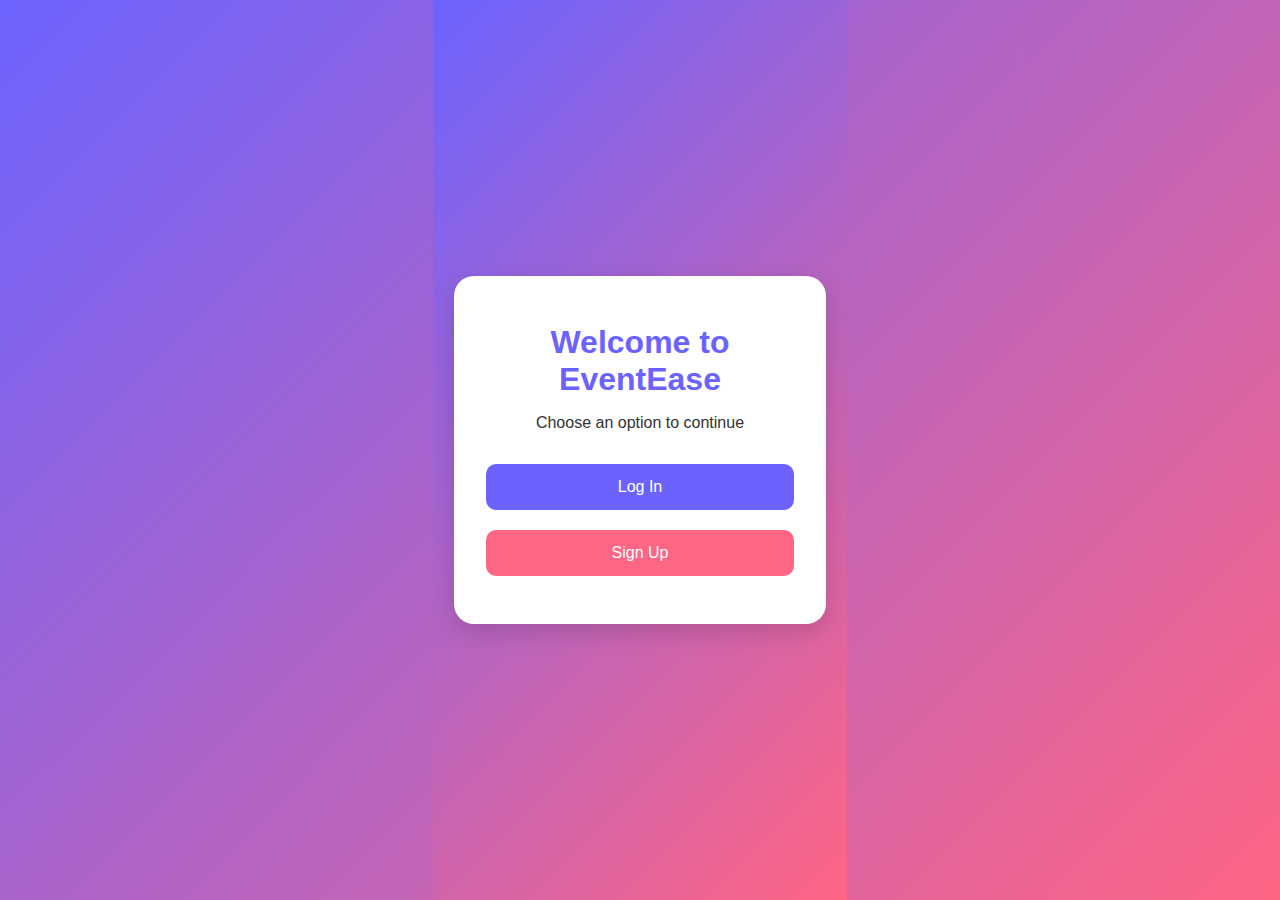
<file: Event Management System/index.html>
<!DOCTYPE html>
<html lang="en">
<head>
  <meta charset="UTF-8" />
  <meta name="viewport" content="width=device-width, initial-scale=1.0"/>
  <title>EventEase - Welcome</title>
  <link rel="stylesheet" href="https://cdnjs.cloudflare.com/ajax/libs/font-awesome/6.5.0/css/all.min.css" />
  <style>
    :root {
      --primary: #6c63ff;
      --accent: #ff6584;
      --bg: #f0f0ff;
      --text: #333;
    }

    * {
      margin: 0;
      padding: 0;
      box-sizing: border-box;
      font-family: 'Segoe UI', sans-serif;
    }

    body, html {
      height: 100%;
      background: linear-gradient(135deg, var(--primary), var(--accent));
      display: flex;
      align-items: center;
      justify-content: center;
      color: var(--text);
    }

    .container {
      background-color: white;
      width: 90%;
      max-width: 500px;
      padding: 3rem 2rem;
      border-radius: 20px;
      box-shadow: 0 8px 25px rgba(0,0,0,0.15);
      text-align: center;
      animation: fadeIn 0.6s ease-in-out;
    }

    h1 {
      margin-bottom: 1rem;
      color: var(--primary);
    }

    .btn-group {
      display: flex;
      flex-direction: column;
      gap: 1.2rem;
      margin-top: 2rem;
    }

    .btn {
      padding: 0.9rem;
      border: none;
      border-radius: 10px;
      font-size: 1rem;
      cursor: pointer;
      transition: all 0.3s ease;
    }

    .btn.login {
      background-color: var(--primary);
      color: white;
    }

    .btn.signup {
      background-color: var(--accent);
      color: white;
    }

    .btn:hover {
      opacity: 0.9;
    }

    .signup-form {
      display: none;
      margin-top: 2rem;
      text-align: left;
    }

    .signup-form.active {
      display: block;
    }

    .signup-form label {
      display: block;
      margin: 0.5rem 0 0.3rem;
      font-weight: 600;
    }

    .signup-form input, .signup-form select {
      width: 100%;
      padding: 0.6rem;
      border: 1px solid #ccc;
      border-radius: 8px;
      margin-bottom: 1rem;
    }

    .signup-form button {
      width: 100%;
      background-color: var(--primary);
      color: white;
      padding: 0.8rem;
      border: none;
      border-radius: 10px;
      cursor: pointer;
      transition: 0.3s;
    }

    .signup-form button:hover {
      background-color: #5848e5;
    }

    @keyframes fadeIn {
      from { opacity: 0; transform: translateY(-10px); }
      to { opacity: 1; transform: translateY(0); }
    }
  </style>
</head>
<body>
  <div class="container">
    <h1>Welcome to EventEase</h1>
    <p>Choose an option to continue</p>

    <div class="btn-group">
      <button class="btn login" onclick="redirectToLogin()">Log In</button>
      <button class="btn signup" onclick="toggleSignup()">Sign Up</button>
    </div>

    <!-- Sign Up Form -->
    <div class="signup-form" id="signupForm">
      <label for="name">Full Name</label>
      <input type="text" id="name" placeholder="Enter your name" required>

      <label for="email">Email</label>
      <input type="email" id="email" placeholder="Enter your email" required>

      <label for="role">Sign up as</label>
      <select id="role">
        <option value="">-- Select --</option>
        <option value="user">User</option>
        <option value="organizer">Organizer</option>
      </select>

      <label for="password">Password</label>
      <input type="password" id="password" placeholder="Create a password" required>

      <button onclick="handleSignup()">Continue</button>
    </div>
  </div>
<a href="/Event Management System/pages/Form/LoginForm.html"></a>
  <script>
    function toggleSignup() {
      const form = document.getElementById('signupForm');
      form.classList.toggle('active');
    }

    function redirectToLogin() {
      // Redirect to your login page
      window.location.href = "/Event Management System/pages/Form/loginForm.html";
    }

    function handleSignup() {
      const role = document.getElementById('role').value;

      if (role === "user") {
        window.location.href = "/Event Management System/pages/user/home.html";
      } else if (role === "organizer") {
        window.location.href = "/Event Management System/pages/organizer/home.html";
      } else {
        alert("Please select a role.");
      }
    }
  </script>
</body>
</html>
</file>
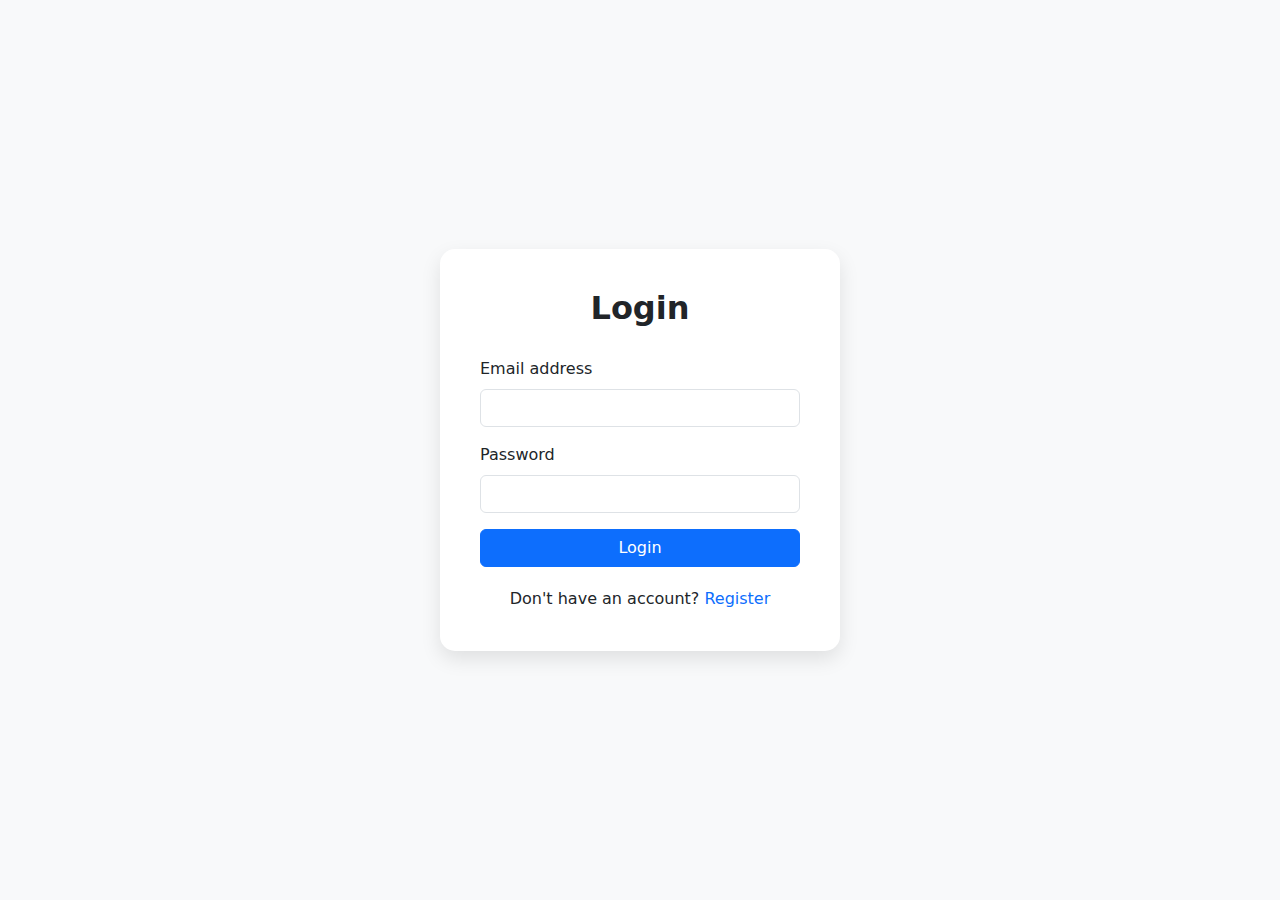
<file: Event Management System/pages/Form/LoginForm.html>
<!DOCTYPE html>
<html lang="en">

<head>
  <meta charset="UTF-8" />
  <meta name="viewport" content="width=device-width, initial-scale=1.0" />
  <title>Login</title>
  <link href="https://cdn.jsdelivr.net/npm/bootstrap@5.3.0/dist/css/bootstrap.min.css" rel="stylesheet" />
  <style>
    body {
      background-color: #f8f9fa;
      display: flex;
      align-items: center;
      justify-content: center;
      min-height: 100vh;
    }

    .login-box {
      background: white;
      padding: 40px;
      border-radius: 15px;
      box-shadow: 0 8px 20px rgba(0, 0, 0, 0.1);
      width: 100%;
      max-width: 400px;
    }

    .login-title {
      text-align: center; 
      margin-bottom: 30px;
      font-weight: 600;
    }

    .register-link {
      text-align: center;
      margin-top: 20px;
    }

    .register-link a {
      text-decoration: none;
      color: #0d6efd;
    }

    .register-link a:hover {
      text-decoration: underline;
    }
  </style>
</head>

<body>

  <div class="login-box">
    <h2 class="login-title">Login</h2>
    <form id="loginForm" novalidate>
      <div class="mb-3">
        <label for="email" class="form-label">Email address</label>
        <input type="email" class="form-control" id="email" required />
      </div>
      <div class="mb-3">
        <label for="password" class="form-label">Password</label>
        <input type="password" class="form-control" required autocomplete="current-password" id="password" required />
      </div>
      <div class="d-grid">
        <button type="submit" class="btn btn-primary">Login</button>
      </div>

      <div id="error" class="text-danger mt-3 text-center"></div>
    </form>
    <div class="register-link">
      Don't have an account? <a href="RegistrationForm.html">Register</a>
    </div>
  </div>
  <script src="LoginForm.js"></script>
  <!-- <script src="/scripts/script.js" ></script> -->
</body>


</html>
</file>
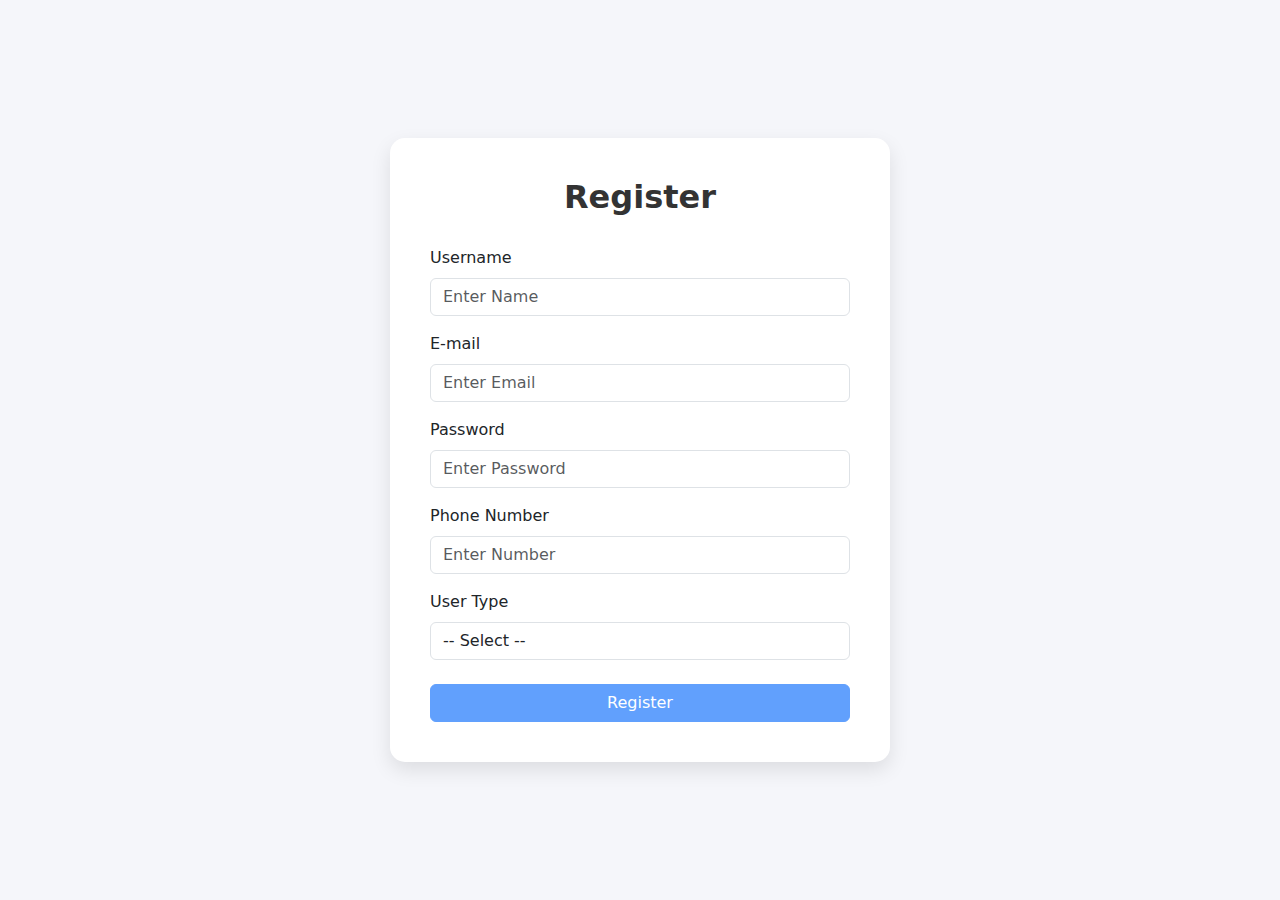
<file: Event Management System/pages/Form/RegistrationForm.html>
<!DOCTYPE html>
<html lang="en">
<head>
  <meta charset="UTF-8" />
  <meta name="viewport" content="width=device-width, initial-scale=1.0"/>
  <title>Registration Form</title>
  <link href="https://cdn.jsdelivr.net/npm/bootstrap@5.3.3/dist/css/bootstrap.min.css" rel="stylesheet">
  <style>
    body {
      background-color: #f5f6fa;
      display: flex;
      align-items: center;
      justify-content: center;
      min-height: 100vh;
    }

    .registration-box {
      background-color: white;
      padding: 40px;
      border-radius: 15px;
      box-shadow: 0 8px 20px rgba(0, 0, 0, 0.1);
      width: 100%;
      max-width: 500px;
    }

    .registration-title {
      text-align: center;
      font-weight: 600;
      margin-bottom: 30px;
      color: #333;
    }

    .form-control.is-valid {
      border-color: #198754;
    }

    .form-control.is-invalid {
      border-color: #dc3545;
    }

    .invalid-feedback {
      display: block;
    }
  </style>
</head>
<body>

  <div class="registration-box">
    <h2 class="registration-title">Register</h2>
    <form id="submitData" novalidate>
      <div class="mb-3">
        <label for="name" class="form-label">Username</label>
        <input type="text" name="name" class="form-control" id="name" placeholder="Enter Name" required>
        <div class="invalid-feedback d-none">Please enter a valid name.</div>
      </div>
      <div class="mb-3">
        <label for="email" class="form-label">E-mail</label>
        <input type="email" name="email" class="form-control" id="email" placeholder="Enter Email" required>
        <div class="invalid-feedback d-none">Please enter a valid email.</div>
      </div>
      <div class="mb-3">
        <label for="password" class="form-label">Password</label>
        <input type="password" name="password" class="form-control" id="password" placeholder="Enter Password" required>
        <div class="invalid-feedback d-none">Password must be at least 8 characters and include a number and symbol.</div>
      </div> 
      <div class="mb-3">
        <label for="number" class="form-label">Phone Number</label>
        <input type="text" name="number" class="form-control" id="number" placeholder="Enter Number" required>
        <div class="invalid-feedback d-none">Please enter a valid phone number.</div>
      </div>  
      <div class="mb-4">
        <label for="usertype" class="form-label">User Type</label>
        <select class="form-control" name="usertype" id="usertype" required>
          <option value="">-- Select --</option>
          <option value="organizer">Organizer</option>
          <option value="user">User</option>
        </select>
        <div class="invalid-feedback d-none">Please select a user type.</div>
      </div>
      <div class="d-grid">
        <button class="btn btn-primary" type="submit">Register</button>
      </div>
    </form>
  </div>

  <script src="RegistrationForm.js"></script>
</body>
</html>
</file>
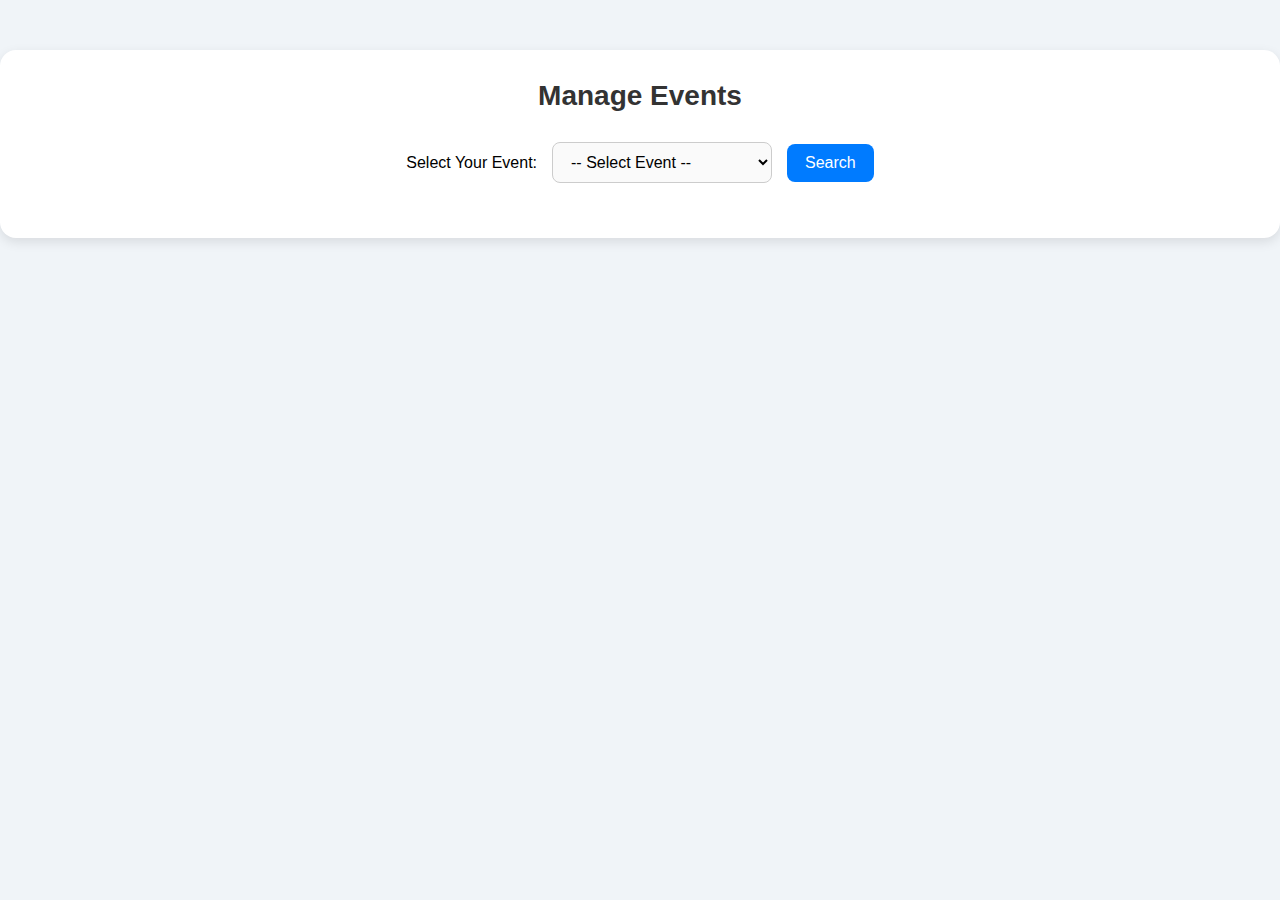
<file: Event Management System/pages/organizer/manageEvent.html>
<!DOCTYPE html>
<html lang="en">
<head>
  <meta charset="UTF-8" />
  <meta name="viewport" content="width=device-width, initial-scale=1.0" />
  <title>Manage Event - EventEase</title>
  <link rel="stylesheet" href="https://cdnjs.cloudflare.com/ajax/libs/font-awesome/6.5.0/css/all.min.css" />
  <style>
    :root {
      --bg: #f5f7fa;
      --primary: #4b7bec;
      --text: #333;
      --white: #fff;
    }
    * {
      margin: 0;
      padding: 0;
      box-sizing: border-box;
      font-family: 'Segoe UI', sans-serif;
    } 
    body {
    background: #f0f4f8;
    font-family: 'Segoe UI', Tahoma, Geneva, Verdana, sans-serif;
    margin: 0;
    padding: 0;
  }

    .manage-events {
      padding: 2rem;
    }
    h2 {
      text-align: center;
      margin-bottom: 2rem;
      color: var(--primary);
    }
    .table-responsive {
      overflow-x: auto;
      background: var(--white);
      border-radius: 8px;
      box-shadow: 0 4px 12px rgba(0, 0, 0, 0.05);
    }
    table {
      width: 100%;                                 
      border-collapse: collapse;
      min-width: 600px;
    }
    table thead {
      background-color: var(--primary);
      color: white;
    }
    table th, table td {
      padding: 1rem;
      border: 1px solid #ddd;
      text-align: center;
      font-size: 0.95rem;
    }
    table tbody tr:nth-child(even) {
      background-color: #f5f7fa;
    }
    table tbody tr:hover {
      background-color: #e8f0ff;
    }
    .manage-events {
    font-family: Arial, sans-serif;
    max-width: 80rem;
    margin: 40px auto;
    padding: 20px;
    border-radius: 12px;
    box-shadow: 0 0 15px rgba(0,0,0,0.1);
    background-color: #f9f9f9;
  }

  .manage-events h2 {
    text-align: center;
    margin-bottom: 20px;
    color: #333;
  }

  .event-search {
    display: flex;
    justify-content: center;
    align-items: center;
    gap: 12px;
    margin-bottom: 20px;
    flex-wrap: wrap;
  }

  #eventDropdown {
    padding: 10px;
    font-size: 16px;
    border-radius: 6px;
    border: 1px solid #ccc;
    min-width: 220px;
  }

  .search-button {
    padding: 10px 16px;
    font-size: 16px;
    background-color: #007BFF;
    border: none;
    border-radius: 6px;
    color: white;
    cursor: pointer;
    transition: background-color 0.3s ease;
  }

  .search-button:hover {
    background-color: #0056b3;
  }

  #registrationTable table {
    width: 100%;
    border-collapse: collapse;
    margin-top: 20px;
  }

  #registrationTable th,
  #registrationTable td {
    border: 1px solid #ccc;
    padding: 8px 12px;
    text-align: left;
  }

  #registrationTable th {
    background-color: #f0f0f0;
  }
  .btn-gap {
    display: flex;
    justify-content: center;
    align-items: center;
    gap: 12px;
    margin-bottom: 20px;
  }
  .manage-events {
    max-width: 100rem;
    margin: 50px auto;
    padding: 30px;
    background-color: #fff;
    border-radius: 16px;
    box-shadow: 0 4px 12px rgba(0, 0, 0, 0.1);
  }

  .manage-events h2 {
    text-align: center;
    margin-bottom: 30px;
    font-size: 28px;
    color: #333;
  }

  .event-search {
    display: flex;
    flex-wrap: wrap;
    justify-content: center;
    align-items: center;
    gap: 15px;
    margin-bottom: 25px;
  }

  #eventDropdown {
    padding: 10px 14px;
    font-size: 16px;
    border: 1px solid #ccc;
    border-radius: 8px;
    min-width: 220px;
    background-color: #fafafa;
    transition: border-color 0.3s ease;
  }

  #eventDropdown:focus {
    outline: none;
    border-color: #007bff;
  }

  .search-button {
    padding: 10px 18px;
    font-size: 16px;
    background-color: #007bff;
    color: white;
    border: none;
    border-radius: 8px;
    cursor: pointer;
    transition: background-color 0.3s ease;
  }

  .search-button:hover {
    background-color: #0056b3;
  }

  #registrationTable {
    margin-top: 30px;
  }

  #registrationTable table {
    width: 100%;
    border-collapse: collapse;
    border-radius: 12px;
    overflow: hidden;
    box-shadow: 0 2px 10px rgba(0, 0, 0, 0.05);
  }

  #registrationTable th,
  #registrationTable td {
    padding: 14px 16px;
    text-align: left;
    border-bottom: 1px solid #e0e0e0;
  }

  #registrationTable th {
    background-color: #007bff;
    color: white;
    font-weight: 500;
  }

  #registrationTable tr:nth-child(even) {
    background-color: #f9f9f9;  
  }

  #registrationTable tr:hover {
    background-color: #f1f1f1;
  }

  #registrationTable p {
    text-align: center;
    color: #555;
    font-size: 18px;
  }
  </style>
</head>

<body>
  <div class="manage-events">
    <h2>Manage Events</h2>
    <div class="event-search">
      <label for="eventDropdown">Select Your Event:</label>
      <select id="eventDropdown">
        <option value="">-- Select Event --</option>
      </select>
      <button class="search-button" onclick="showRegistrations()">Search</button>
    </div>
    
        <!-- Add container for event list -->
        <div id="manageEventsBody"></div>
    
    <div id="registrationTable" style="margin-top: 20px;">
    </div>
    
  </div>
  


<script>
      console.log("DOM fully loaded");
  (async function () {
    // const manageEventsBody = document.getElementById("manageEventsBody");
    const eventDropdown = document.getElementById("eventDropdown");
    const registrationTable = document.getElementById("registrationTable");
  
//     function loadManageEvents() {
//   fetch("http://localhost:8080/api/events")
//     .then(response => response.json())
//     .then(events => {
//       const organizerId = localStorage.getItem("organizerId");
//       console.log("Organizer ID:", organizerId); // Debugging line
//       console.log("Events:", events); // Debugging line
//       const userEvents = events.filter(event => event.organizerId === organizerId);

//       // Populate the dropdown
//       userEvents.forEach(event => {
//         const option = document.createElement("option");
//         option.value = event.id;
//         option.textContent = `${event.name} (${event.date})`;
//         eventDropdown.appendChild(option);
//       });

//       manageEventsBody.innerHTML = "";
//       userEvents.forEach(event => {
//         const row = document.createElement("tr");
//         row.innerHTML = `
//           <td>${event.id}</td>
//           <td>${event.name}</td>
//           <td>${event.date}</td>
//           <td>${event.time}</td>
//           <td>${event.location}</td>
//           <td>${event.category}</td>
//         `;
//         manageEventsBody.appendChild(row);
//       });
//     })
//     .catch(error => {
//       console.error("Error fetching events:", error);
//     });
// }


function loadManageEvents() {
      fetch("http://localhost:8080/api/events")
        .then(response => response.json())
        .then(events => {
          const organizerId = parseInt(localStorage.getItem("organizerId"));
          console.log("Organizer ID:", organizerId); // Debugging line
          console.log("Events:", events); // Debugging line
          const userEvents = events.filter(event => event.organizerId === organizerId);

          // Populate the dropdown
          userEvents.forEach(event => {
            const option = document.createElement("option");
            option.value = event.id;
            option.textContent = `${event.name} (${event.date})`;
            eventDropdown.appendChild(option);
          });
        })
        .catch(error => {
          console.error("Error fetching events:", error);
        });
    }

    
    
    window.showRegistrations = async function () {
      const selectedEventId = eventDropdown.value;
  
      if (!selectedEventId) {
        alert("Please select an event.");
        return;
      }
  
      const registrationsRes = await fetch("http://localhost:8080/api/registrations");
      const allRegistrations = await registrationsRes.json();
      console.log("All Registrations:", allRegistrations);
  
      const filtered = allRegistrations.filter(reg => parseInt(reg.eventId) === parseInt(selectedEventId));      console.log("Filtered Registrations:", filtered); // Debugging line
      if (filtered.length === 0) {
        registrationTable.innerHTML = "<p>No registrations found for this event.</p>";
        return;
      }
  
      let html = `
        <table border="1">
          <thead>
            <tr>
              <th>User Name</th>
              <th>User Email</th>
            </tr>
          </thead>
          <tbody>
      `;
  
      filtered.forEach(user => {
        html += `<tr><td>${user.name}</td><td>${user.email}</td></tr>`;
      });
  
      html += `</tbody></table>`;
      registrationTable.innerHTML = html;
    }
  
    loadManageEvents();
  })();
  </script>
  </body>
</html>
</file>
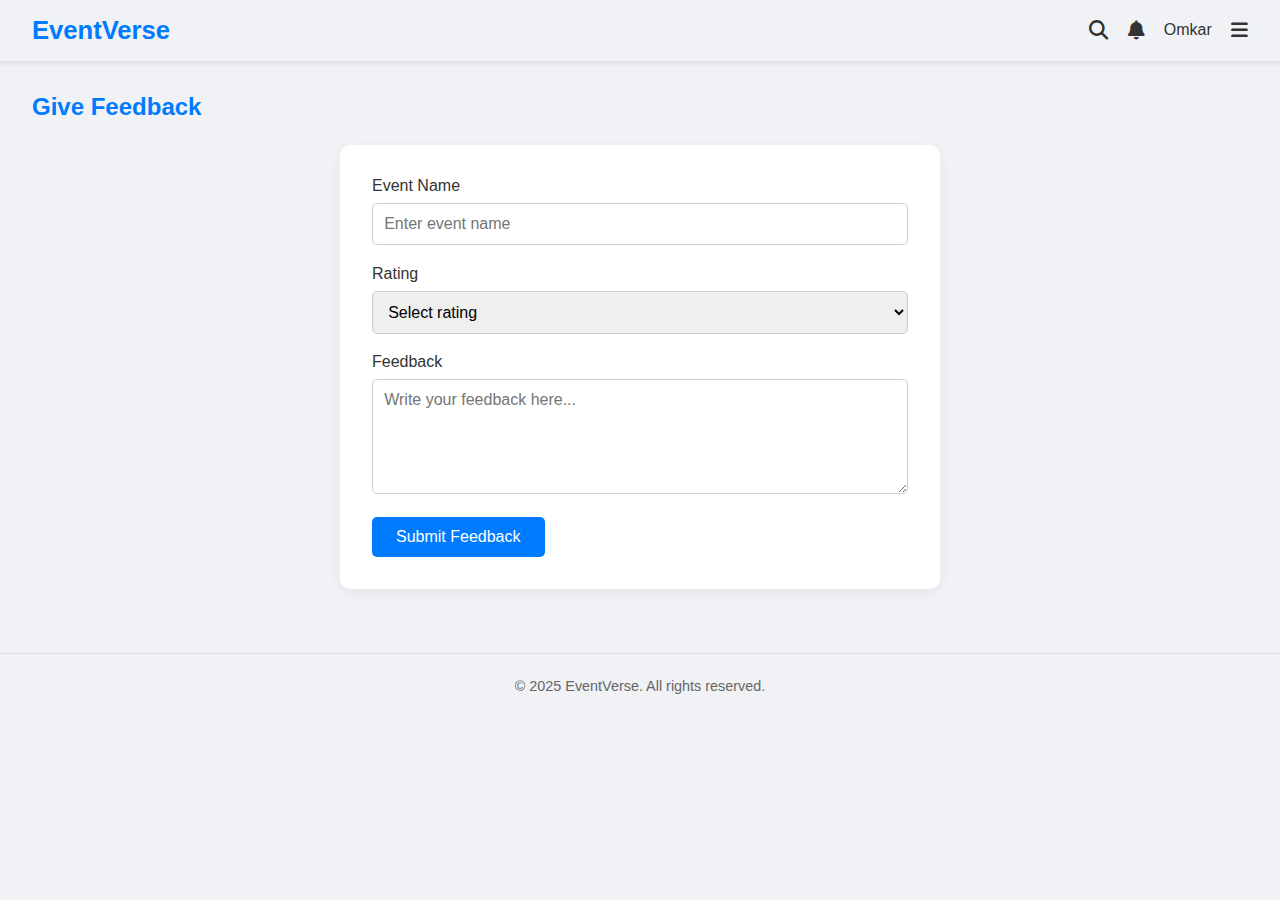
<file: Event Management System/pages/user/giveFeedback.html>
<!DOCTYPE html>
<html lang="en">

<head>
  <meta charset="UTF-8" />
  <meta name="viewport" content="width=device-width, initial-scale=1.0" />
  <title>EventVerse - Give Feedback</title>
  <link rel="stylesheet" href="https://cdnjs.cloudflare.com/ajax/libs/font-awesome/6.5.0/css/all.min.css" />
  <link rel="stylesheet" href="/Event Management System/styles/style.css" />
  <style>
    :root {
      --primary: #007bff;
      --bg: #f0f2f5;
      --text: #333;
    }

    body {
      font-family: 'Segoe UI', Tahoma, Geneva, Verdana, sans-serif;
      background-color: var(--bg);
      margin: 0;
      padding: 0;
    }

    .navbar {
      display: flex;
      justify-content: space-between;
      align-items: center;
      padding: 1rem 2rem;
      background-color: var(--bg);
      box-shadow: 0 2px 5px rgba(0, 0, 0, 0.1);
      position: sticky;
      top: 0;
      z-index: 1000;
    }

    .logo {
      font-size: 1.6rem;
      font-weight: bold;
      color: var(--primary);
    }

    .nav-icons {
      display: flex;
      align-items: center;
      gap: 1.2rem;
    }

    .nav-icons i {
      font-size: 1.2rem;
      cursor: pointer;
    }

    .user-profile {
      display: flex;
      align-items: center;
      gap: 0.5rem;
    }

    .user-profile span {
      font-size: 1rem;
      font-weight: 500;
      color: var(--text);
    }

    .sidebar {
      position: fixed;
      left: -250px;
      top: 0;
      height: 100vh;
      width: 250px;
      background-color: var(--bg);
      box-shadow: 2px 0 10px rgba(0, 0, 0, 0.1);
      transition: all 0.3s ease-in-out;
      z-index: 999;
      padding-top: 4rem;
    }

    .sidebar.active {
      left: 0;
    }

    .sidebar a {
      display: block;
      padding: 1rem 2rem;
      text-decoration: none;
      color: var(--text);
      font-size: 1rem;
      transition: background 0.3s;
    }

    .sidebar a:hover {
      background-color: var(--primary);
      color: white;
    }

    .main {
      margin-left: 0;
      padding: 2rem;
      transition: margin-left 0.3s ease-in-out;
    }

    .sidebar.active~.main {
      margin-left: 250px;
    }

    .main h2 {
      color: var(--primary);
      margin-bottom: 1.5rem;
    }

    .feedback-form {
      background-color: white;
      padding: 2rem;
      border-radius: 10px;
      box-shadow: 0 4px 15px rgba(0, 0, 0, 0.05);
      max-width: 600px;
      margin: auto;
    }

    .feedback-form label {
      display: block;
      margin-bottom: 0.5rem;
      font-weight: 500;
    }

    .feedback-form input,
    .feedback-form textarea,
    .feedback-form select {
      width: 100%;
      padding: 0.7rem;
      margin-bottom: 1.2rem;
      border: 1px solid #ccc;
      border-radius: 5px;
      font-size: 1rem;
    }

    .feedback-form button {
      background-color: var(--primary);
      color: white;
      border: none;
      padding: 0.7rem 1.5rem;
      border-radius: 5px;
      font-size: 1rem;
      cursor: pointer;
      transition: background-color 0.3s ease;
    }

    .feedback-form button:hover {
      background-color: #0056b3;
    }

    .footer {
      margin-top: 2rem;
      background-color: var(--bg);
      text-align: center;
      padding: 1.5rem;
      font-size: 0.9rem;
      color: #666;
      border-top: 1px solid #ddd;
    }
  </style>
</head>

<body>

  <!-- Navbar -->
  <div class="navbar">
    <div class="logo">EventVerse</div>
    <div class="nav-icons">
      <i class="fas fa-search"></i>
      <i class="fas fa-bell"></i>
      <div class="user-profile">
        <span>Omkar</span>
      </div>
      <i class="fas fa-bars" onclick="toggleSidebar()"></i>
    </div>
  </div>


  <!-- Main Content -->
  <div class="main" id="main">
    <h2>Give Feedback</h2>

    <div class="feedback-form">
      <form id="feedbackForm">
        <label for="eventName">Event Name</label>
        <input type="text" id="eventName" name="eventName" placeholder="Enter event name" required>

        <label for="rating">Rating</label>
        <select id="rating" name="rating" required>
          <option value="">Select rating</option>
          <option value="5">5⭐ - Excellent</option>
          <option value="4">4⭐ - Very Good</option>
          <option value="3">3⭐ - Good</option>
          <option value="2">2⭐ - Fair</option>
          <option value="1">1⭐ - Poor</option>
        </select>

        <label for="feedback">Feedback</label>
        <textarea id="feedback" name="feedback" rows="5" placeholder="Write your feedback here..." required></textarea>

        <button type="submit">Submit Feedback</button>
      </form>
    </div>
  </div>

  <!-- Footer -->
  <footer class="footer">
    &copy; 2025 EventVerse. All rights reserved.
  </footer>


  <script>
    const urlParams = new URLSearchParams(window.location.search);
    const eventName = urlParams.get('event');
    if (eventName) {
      document.getElementById('eventName').value = eventName;
    }
  
    const user = JSON.parse(localStorage.getItem("user"));
    if (user) {
      console.log("User ID:", user.id);
      console.log("Name:", user.name);
      console.log("Email:", user.email);
    }
  
    document.getElementById('feedbackForm').addEventListener('submit', async function (e) {
      e.preventDefault();
  
      const eventName = document.getElementById('eventName').value;
      const rating = document.getElementById('rating').value;
      const feedbackText = document.getElementById('feedback').value;
  
      const user = JSON.parse(localStorage.getItem('user'));
      const userid = user?.id;
      const username = user?.name;
      const email = user?.email;
  
      const feedbackData = {
        userid,
        username,
        email,
        event: eventName,
        rating,
        feedback: feedbackText,
        organizerId: event.organizerId
      };
  
      try {
        const response = await fetch('http://localhost:8080/api/feedbacks', {
          method: 'POST',
          headers: {
            'Content-Type': 'application/json'
          },
          body: JSON.stringify(feedbackData)
        });
  
        if (response.ok) {
          console.log("Redirecting to userLayout...");

          window.location.href = "/pages/user/userLayout.html";
        } else {
          alert("Failed to submit feedback. Please try again.");
        }
      } catch (error) {
        console.error("Error submitting feedback:", error);
        alert("An error occurred. Please try again.");
      }
    });
  </script>
  
</body>

</html>
</file>
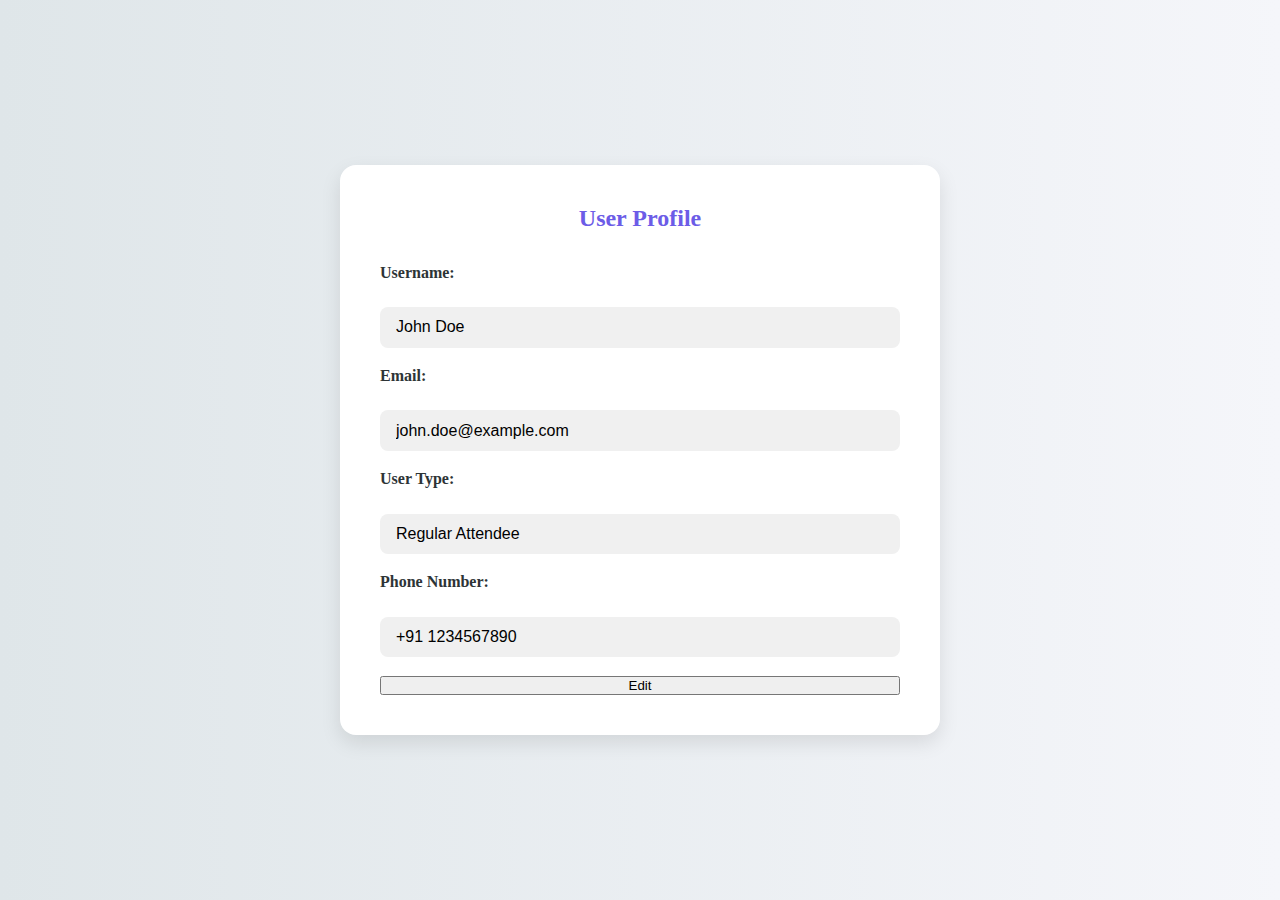
<file: Event Management System/pages/user/profile.html>
<!DOCTYPE html>
<html lang="en">

<head>
  <meta charset="UTF-8" />
  <meta name="viewport" content="width=device-width, initial-scale=1.0" />
  <title>User Profile - EventEase</title>
  <link rel="stylesheet" href="https://cdnjs.cloudflare.com/ajax/libs/font-awesome/6.5.0/css/all.min.css" />
  <link href="https://fonts.googleapis.com/css2?family=Poppins:wght@400;600&display=swap" rel="stylesheet">

  <style>
    :root {
      --primary: #6c5ce7;
      --secondary: #a29bfe;
      --text: #2d3436;
      --bg: linear-gradient(to right, #dfe6e9, #f5f6fa);
      --white: #fff;
      --input-bg: #f0f0f0;
      --hover: #5b4bcc;
    }

    * {
      margin: 0;
      padding: 0;
      box-sizing: border-box;
    }

    body {
      background: var(--bg);
      display: flex;
      flex-direction: column;
      min-height: 100vh;
    }


    .main {
      margin-left: 0;
      padding: 2rem;
      transition: margin-left 0.3s ease;
      flex: 1;
      display: flex;
      justify-content: center;
      align-items: center;
    }


    .profile-section {
      background: var(--white);
      padding: 2.5rem;
      border-radius: 16px;
      max-width: 600px;
      width: 100%;
      box-shadow: 0 8px 20px rgba(0, 0, 0, 0.1);
    }

    .profile-section h2 {
      text-align: center;
      margin-bottom: 2rem;
      color: var(--primary);
    }

    .profile-info {
      display: flex;
      flex-direction: column;
      gap: 1.2rem;
    }

    .profile-info label {
      font-weight: 600;
      color: var(--text);
      margin-bottom: 0.4rem;
    }

    .profile-info input,
    .profile-info textarea {
      padding: 0.7rem 1rem;
      border: none;
      border-radius: 8px;
      background: var(--input-bg);
      font-size: 1rem;
      transition: 0.2s ease;
    }

    .profile-info input:focus,
    .profile-info textarea:focus {
      outline: 2px solid var(--primary);
      background: #fff;
    }

    .edit-bio-btn {
      margin-top: 1.2rem;
      padding: 0.8rem 1.5rem;
      background-color: var(--primary);
      color: white;
      border: none;
      border-radius: 8px;
      font-size: 1rem;
      cursor: pointer;
      transition: 0.3s ease;
      width: fit-content;
    }

    .edit-bio-btn:hover {
      background-color: var(--hover);
    }


    @media (max-width: 768px) {
      .main {
        padding: 1.5rem;
      }

      .profile-section {
        padding: 2rem;
      }
    }
  </style>
</head>

<body>
  <!-- Main Content -->
  <div class="main" id="main">
    <div class="profile-section">
      <h2>User Profile</h2>
      <div class="profile-info">
        <label for="username">Username:</label>
        <input type="text" id="username" value="John Doe" />

        <label for="email">Email:</label>
        <input type="email" id="email" value="john.doe@example.com" />

        <label for="usertype">User Type:</label>
        <input type="text" id="usertype" value="Regular Attendee" />

        <label for="phone">Phone Number:</label>
        <input type="text" id="phone" value="+91 1234567890" />


        <button id="editBtn" onclick="toggleEdit()">Edit</button>
        <button id="saveBtn" style="display:none;" onclick="saveChanges()">Save</button>      </div>
    </div>
  </div>


  <script>
  function toggleSidebar() {
    document.getElementById('sidebar').classList.toggle('active');
    document.getElementById('main').classList.toggle('active');
  }

  const user = JSON.parse(localStorage.getItem("user"));
  if (user) {
    console.log("Autofilling profile with:", user);
    document.getElementById("username").value = user.name || "";
    document.getElementById("email").value = user.email || "";
    document.getElementById("phone").value = user.number || "";
    document.getElementById("usertype").value = user.userType || "Regular Attendee"; 
  }
  </script>

</body>

</html>
</file>
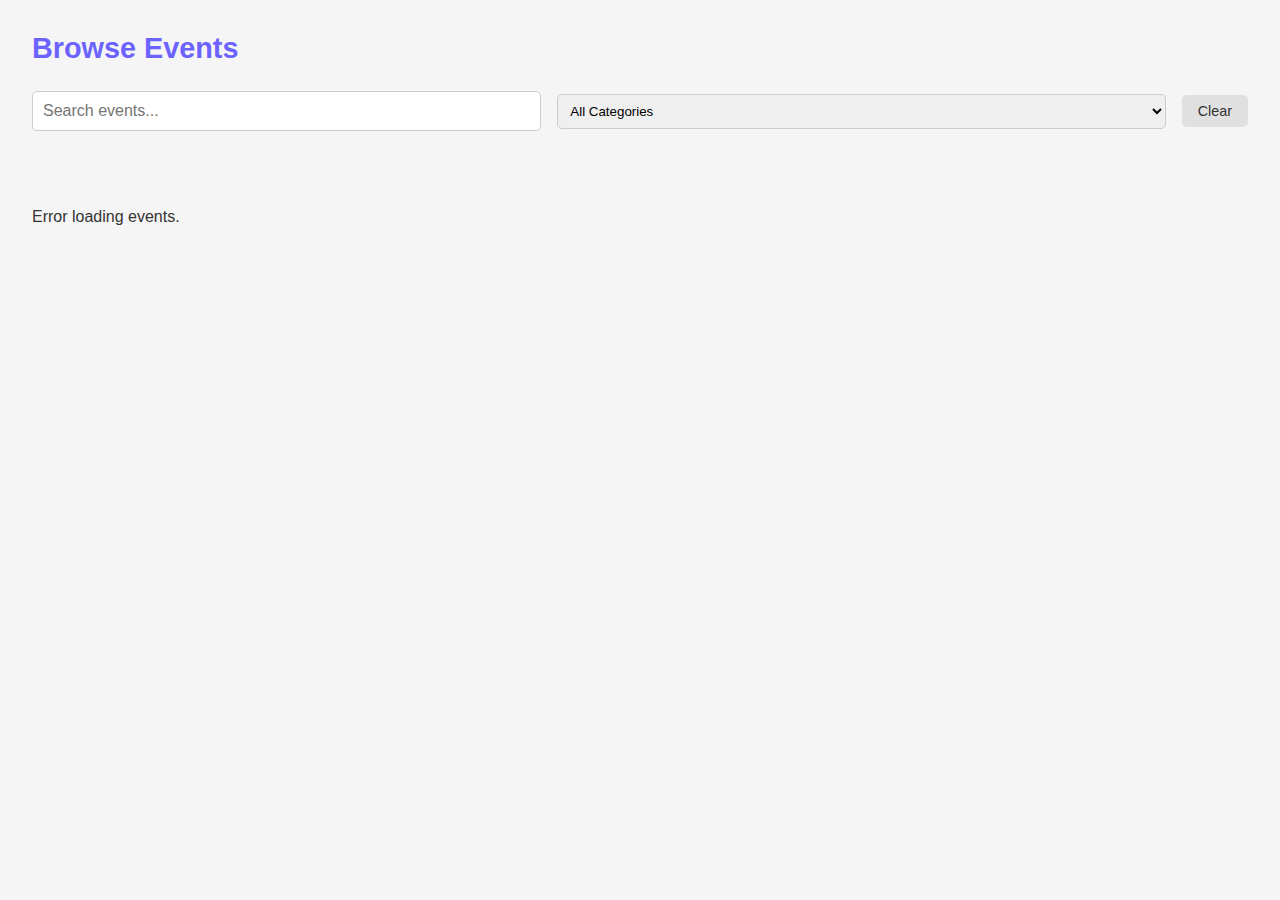
<file: Event Management System/pages/user/searchEvent.html>
<!DOCTYPE html>
<html lang="en">
<head>
    <meta charset="UTF-8" />
    <meta name="viewport" content="width=device-width, initial-scale=1.0" />
    <title>EventEase - Browse Events</title>
    <link rel="stylesheet" href="https://cdnjs.cloudflare.com/ajax/libs/font-awesome/6.5.0/css/all.min.css" />
    <style>
        :root {
            --primary: #6c63ff;
            --secondary: #f5f5f5;
            --bg: #ffffff;
            --text: #333333;
            --accent: #ff6584;
        }

        * {
            margin: 0;
            padding: 0;
            box-sizing: border-box;
            font-family: 'Segoe UI', sans-serif;
        }

        body {
            background: var(--secondary);
            color: var(--text);
        }

        .event-tags {
            margin: 0.5rem 0;
        }

        .event-tags span {
            background-color: var(--secondary);
            color: var(--primary);
            font-size: 0.75rem;
            padding: 0.3rem 0.6rem;
            border-radius: 12px;
            margin-right: 0.4rem;
            display: inline-block;
        }

        .event-actions {
            display: flex;
            justify-content: space-between;
            align-items: center;
        }

        .event-actions button {
            border: none;
            padding: 0.5rem 0.8rem;
            border-radius: 5px;
            cursor: pointer;
            font-size: 0.9rem;
            transition: background-color 0.2s ease;
        }

        .register-btn {
            background-color: var(--accent);
            color: white;
        }

        .register-btn:hover {
            background-color: #ff4265;
        }

        .share-btn,
        .bookmark-btn {
            background-color: var(--primary);
            color: white;
        }

        .share-btn:hover,
        .bookmark-btn:hover {
            background-color: #4f48cc;
        }

        .event-content p:first-of-type {
            font-size: 0.85rem;
            color: #555;
            margin-bottom: 0.5rem;
        }

        .main {
            margin-left: 0;
            padding: 2rem;
            transition: margin-left 0.3s ease-in-out;
        }

        .browse-header {
            display: flex;
            flex-direction: column;
            gap: 1rem;
            align-items: flex-start;
            margin-bottom: 2rem;
        }

        .browse-header h2 {
            color: var(--primary);
            font-size: 1.8rem;
            margin-bottom: 0;
        }

        .search-filter-container {
            display: flex;
            gap: 1rem;
            align-items: center;
            width: 100%;
            max-width: 100%;
        }

        .search-bar {
            padding: 0.5rem 1rem;
            border: 1px solid #ccc;
            border-radius: 20px;
            flex: 1;
        }

        #categoryFilter {
            padding: 0.5rem;
            border: 1px solid #ccc;
            border-radius: 5px;
            width: auto;
        }

        .clear-filter-button {
            background-color: #e0e0e0;
            color: #333;
            border: none;
            padding: 0.5rem 1rem;
            border-radius: 5px;
            cursor: pointer;
            font-size: 0.9rem;
            transition: background-color 0.2s ease;
        }

        .clear-filter-button:hover {
            background-color: #c0c0c0;
        }

        .filter-display-area{
            margin-top: 1rem;
            display: flex;
            gap: 1rem;
            font-size: 0.9rem;
            color: #555;
        }

        .event-list {
            display: grid;
            grid-template-columns: repeat(3, 1fr);
            gap: 2rem;
        }

        .event-card {
            background-color: white;
            border-radius: 10px;
            overflow: hidden;
            box-shadow: 0 4px 15px rgba(0, 0, 0, 0.05);
            transition: transform 0.2s ease;
        }

        .event-card:hover {
            transform: scale(1.02);
        }

        .event-card img {
            width: 100%;
            height: 180px;
            object-fit: cover;
        }

        .event-content {
            padding: 1rem;
        }

        .event-content h3 {
            color: var(--primary);
            margin-bottom: 0.5rem;
        }

        .event-content p {
            font-size: 0.95rem;
            margin-bottom: 1rem;
        }

        .event-content button {
            background-color: var(--accent);
            color: white;
            border: none;
            padding: 0.6rem 1.2rem;
            border-radius: 5px;
            cursor: pointer;
            transition: background-color 0.3s ease;
        }

        .event-content button:hover {
            background-color: #ff4265;
        }

        .modal {
            display: none;
            position: fixed;
            top: 0;
            left: 0;
            width: 100%;
            height: 100%;
            background-color: rgba(0, 0, 0, 0.5);
            justify-content: center;
            align-items: center;
            transition: opacity 0.3s ease;
        }

        .modal-content {
            background-color: white;
            padding: 30px;
            border-radius: 10px;
            width: 60%;
            max-width: 900px;
            position: relative;
            animation: fadeIn 0.3s ease-out;
            margin: 20px;
        }

        .close-btn {
            position: absolute;
            top: 10px;
            right: 10px;
            font-size: 24px;
            font-weight: bold;
            color: #333;
            cursor: pointer;
            transition: color 0.3s ease;
        }

        .close-btn:hover {
            color: #ff6347;
        }

        h2 {
            font-size: 24px;
            margin-bottom: 15px;
            font-weight: 600;
        }

        p {
            font-size: 16px;
            line-height: 1.5;
            color: #333;
            margin-bottom: 10px;
        }

        /* Input Fields */
        input[type="text"],
        input[type="email"] {
            width: 100%;
            padding: 10px;
            margin: 10px 0;
            border: 1px solid #ccc;
            border-radius: 5px;
            font-size: 16px;
            box-sizing: border-box;
        }

        .register-btn {
            width: 100%;
            padding: 12px;
            background-color: #4CAF50;
            color: white;
            font-size: 16px;
            border: none;
            border-radius: 5px;
            cursor: pointer;
            transition: background-color 0.3s ease;
        }

        .register-btn:hover {
            background-color: #45a049;
        }

        #registrationMessage {
            margin-top: 15px;
            font-size: 18px;
            font-weight: bold;
            color: #333;
        }

        #registrationMessage.success {
            color: #28a745;
        }

        #registrationMessage.error {
            color: #dc3545;
        }

        /* Animation for modal */
        @keyframes fadeIn {
            from {
                opacity: 0;
                transform: scale(0.9);
            }

            to {
                opacity: 1;
                transform: scale(1);
            }
        }

        .event-category-badge {
            background-color: #4CAF50;
            color: white;
            padding: 10px;
            font-weight: bold;
            border-radius: 5px;
            text-align: center;
            margin-bottom: 10px;
            font-size: 16px;
        }

        .event-category-badge:hover {
            background-color: #45a049;
        }

        @media (max-width: 768px) {
            .event-list {
                grid-template-columns: 1fr;
            }

            .modal-content {
                width: 90%;
            }

            .search-filter-container {
                flex-direction: column;
                align-items: flex-start;
                gap: 1rem;
            }
        }

        .event-actions {
            display: flex;
            gap: 15px;
        }

        .event-actions button {
            padding: 10px 20px;
            font-size: 14px;
            border: none;
            cursor: pointer;
            background-color: #007BFF;
            color: white;
            border-radius: 5px;
        }

        .event-actions button:hover {
            background-color: #0056b3;
        }
    </style>
</head>
<body>
    <div class="main" id="main">
        <div class="browse-header">
            <h2>Browse Events</h2>
            <div class="search-filter-container">
                <input type="text" class="search-bar" placeholder="Search events..." oninput="filterEvents()" />
                <select id="categoryFilter" onchange="filterEvents()" style="padding:0.5rem; border:1px solid #ccc; border-radius:5px; flex-grow: 1; min-width: 0;">
                    <option value="">All Categories</option>
                    <option value="Music">Music</option>
                    <option value="Sports">Sports</option>
                    <option value="Technology">Technology</option>
                    <option value="Art">Art</option>
                    </select>
                <button class="clear-filter-button" onclick="clearFilters()">Clear</button>
            </div>
            <div class="filter-display-area" id="filterDisplay">
                <span id="searchTermDisplay"></span>
                <span id="categoryDisplay"></span>
            </div>
        </div>

        <div class="event-list" id="eventList">
        </div>
    </div>
    <div id="eventModal" class="modal" style="display: none;">
        <div class="modal-content">
            <span class="close-btn" onclick="closeModal()">&times;</span>
            <h2 id="modalEventName"></h2>
            <p><strong>Date:</strong> <span id="modalEventDate"></span></p>
            <p><strong>Time:</strong> <span id="modalEventTime"></span></p>
            <p><strong>Location:</strong> <span id="modalEventLocation"></span></p>
            <p><strong>Category:</strong> <span id="modalEventCategory"></span></p>
            <p><strong>Description:</strong> <span id="modalEventDescription"></span></p>
            <button class="register-btn" onclick="registerForEvent()">Register for Event</button>
            <input type="hidden" id="selectedEventId" />
            <div id="registrationMessage" style="display: none; margin-top: 10px;"></div>
        </div>
    </div>
    <script>
        (function () {
            const user = JSON.parse(localStorage.getItem("user"));
            const userId = user?.id;

            let allEvents = [];
            let searchTerm = "";
            let selectedCategory = "";


            function fetchEvents() {
                fetch("http://localhost:8080/api/events")
                    .then(res => res.json())
                    .then(data => {
                        allEvents = data;
                        console.log("Fetched events:", allEvents);
                        renderEvents(allEvents);
                    })
                    .catch(error => {
                        console.error("Error fetching events:", error);
                        document.getElementById("eventList").innerHTML = "<p>Error loading events.</p>";
                    });
            }


            function renderEvents(events) {
                const container = document.getElementById("eventList");
                container.innerHTML = "";

                events.forEach((event) => {
                    const card = document.createElement("div");
                    card.className = "event-card";
                    card.onclick = () => openModal(event);

                    const shortDesc = getShortDescription(event.description, 30);

                    card.innerHTML = `
                    <div class="event-category-badge">${event.category}</div>
                    <div class="event-content">
                        <h3>${event.name}</h3>
                        <p><i class="fas fa-calendar-alt"></i> ${formatDate(event.date)} · <i class="fas fa-map-marker-alt"></i> ${event.location}</p>
                        <p>${shortDesc}</p>
                        <div class="event-tags">
                            <span>#${event.category}</span>
                        </div>
                        <div class="event-actions">
                            <button class="register-btn">Register</button>
                            <button class="share-btn"><i class="fas fa-share-alt"></i></button>
                        </div>
                    </div>
                `;

                    container.appendChild(card);
                });
            }
            function getShortDescription(desc, wordLimit) {
                if (!desc) return "No description available.";
                const words = desc.split(" ");
                return words.length > wordLimit
                    ? words.slice(0, wordLimit).join(" ") + "..."
                    : desc;
            }

            function formatDate(dateStr) {
                const dateObj = new Date(dateStr);
                const options = { day: 'numeric', month: 'long', year: 'numeric' };
                return dateObj.toLocaleDateString('en-US', options);
            }

            function openModal(event) {
                document.getElementById("modalEventName").innerText = event.name;
                document.getElementById("modalEventDate").innerText = formatDate(event.date);
                document.getElementById("modalEventTime").innerText = event.time;
                document.getElementById("modalEventLocation").innerText = event.location;
                document.getElementById("modalEventCategory").innerText = event.category;
                document.getElementById("modalEventDescription").innerText = event.description;

                document.getElementById("selectedEventId").value = event.id;

                document.getElementById("eventModal").style.display = "flex";
            }


            function closeModal() {
                document.getElementById("eventModal").style.display = "none";
            }

            function registerForEvent() {
                const user = JSON.parse(localStorage.getItem("user"));
                const name = user?.name;
                const email = user?.email;
                const userId = user?.id;

                const eventIdStr = document.getElementById("selectedEventId").value;
                const eventId = parseInt(eventIdStr);

                if (!name || !email || isNaN(eventId)) {
                    alert("User info or event ID missing. Please make sure you're logged in.");
                    return;
                }

                const reg_date = new Date().toISOString();

                const registration = {
                    eventId: eventId,
                    name: name,
                    email: email,
                    regDate: reg_date,
                    userId: userId
                };

                fetch("http://localhost:8080/api/registrations", {
                    method: "POST",
                    headers: { "Content-Type": "application/json" },
                    body: JSON.stringify(registration)
                })
                    .then(function (response) {
                        if (response.ok) {
                            alert("Successfully registered for the event!");
                            // Redirect to dashboard page after registration
                            window.location.href = "/pages/user/userLayout.html";
                        } else {
                            alert("Registration failed!");
                        }
                    })
                    .catch(function (error) {
                        console.error("Registration error:", error);
                        alert("An error occurred during registration.");
                    });
            }

            function filterEvents() {
                searchTerm = document.querySelector(".search-bar").value.toLowerCase();
                selectedCategory = document.getElementById("categoryFilter").value.toLowerCase();

                const filteredEvents = allEvents.filter(event => {
                    const matchesName = event.name.toLowerCase().includes(searchTerm);
                    const matchesCategory = selectedCategory === "" || event.category.toLowerCase() === selectedCategory;
                    return matchesName && matchesCategory;
                });
                renderEvents(filteredEvents);

                displayFilters();
            }

            function clearFilters() {
                searchTerm = "";
                selectedCategory = "";
                document.querySelector(".search-bar").value = "";
                document.getElementById("categoryFilter").value = "";
                renderEvents(allEvents);
                displayFilters();
            }

            function displayFilters() {
                const searchTermDisplay = document.getElementById("searchTermDisplay");
                const categoryDisplay = document.getElementById("categoryDisplay");

                searchTermDisplay.textContent = searchTerm ? `Search Term: ${searchTerm}` : "";
                categoryDisplay.textContent = selectedCategory ? `Category: ${selectedCategory}` : "";
            }

            window.filterEvents = filterEvents;
            window.openModal = openModal;
            window.closeModal = closeModal;
            window.registerForEvent = registerForEvent;
            window.getShortDescription = getShortDescription;
            window.fetchEvents = fetchEvents;
            window.onload = fetchEvents;
            window.formatDate = formatDate;
            window.clearFilters = clearFilters;
            window.displayFilters = displayFilters;
        })();
    </script>
</body>
</html>
</file>
<file: Event Management System/styles/style.css>
:root {
    --primary: #6c63ff;
    --secondary: #f5f5f5;
    --bg: #ffffff;
    --text: #333333;
    --accent: #ff6584;
  }

  * {
    margin: 0;
    padding: 0;
    box-sizing: border-box;
    font-family: 'Segoe UI', sans-serif;
  }

  body {
    background: var(--secondary);
    color: var(--text);
  }
</file>
